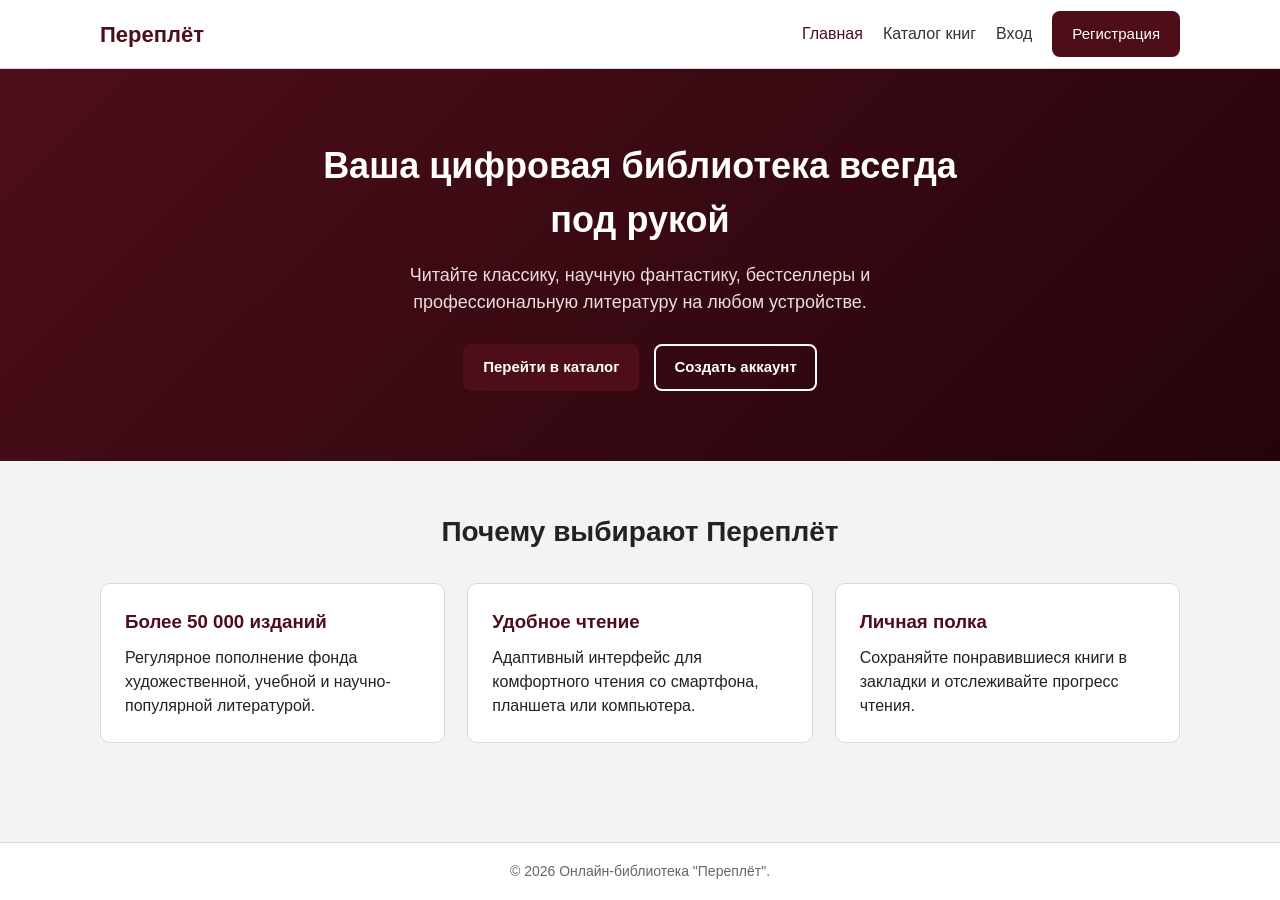
<file: online-library/index.html>
<!DOCTYPE html>
<html lang="ru">
<head>
  <meta charset="UTF-8">
  <meta name="viewport" content="width=device-width, initial-scale=1.0">
  <title>glav</title>
  <link rel="stylesheet" href="styles/style.css">
</head>
<body>
  <header class="top-bar">
    <div class="wrap flex-head">
      <a href="index.html" class="brand">Переплёт</a>
      <nav class="menu">
        <a href="index.html" class="active">Главная</a>
        <a href="pages/catalog.html">Каталог книг</a>
        <a href="pages/login.html">Вход</a>
        <a href="pages/register.html" class="btn green-btn">Регистрация</a>
      </nav>
    </div>
  </header>

  <main>
    <section class="banner">
      <div class="wrap">
        <h1>Ваша цифровая библиотека всегда под рукой</h1>
        <p>Читайте классику, научную фантастику, бестселлеры и профессиональную литературу на любом устройстве.</p>
        <div class="banner-btns">
          <a href="pages/catalog.html" class="btn green-btn">Перейти в каталог</a>
          <a href="pages/register.html" class="btn white-line-btn">Создать аккаунт</a>
        </div>
      </div>
    </section>

    <section class="plus-block wrap">
      <h2>Почему выбирают Переплёт</h2>
      <div class="plus-grid">
        <div class="plus-item">
          <h3>Более 50 000 изданий</h3>
          <p>Регулярное пополнение фонда художественной, учебной и научно-популярной литературой.</p>
        </div>
        <div class="plus-item">
          <h3>Удобное чтение</h3>
          <p>Адаптивный интерфейс для комфортного чтения со смартфона, планшета или компьютера.</p>
        </div>
        <div class="plus-item">
          <h3>Личная полка</h3>
          <p>Сохраняйте понравившиеся книги в закладки и отслеживайте прогресс чтения.</p>
        </div>
      </div>
    </section>
  </main>

  <footer class="bottom-bar">
    <div class="wrap">
      <p>© 2026 Онлайн-библиотека "Переплёт".</p>
    </div>
  </footer>
</body>
</html>
</file>
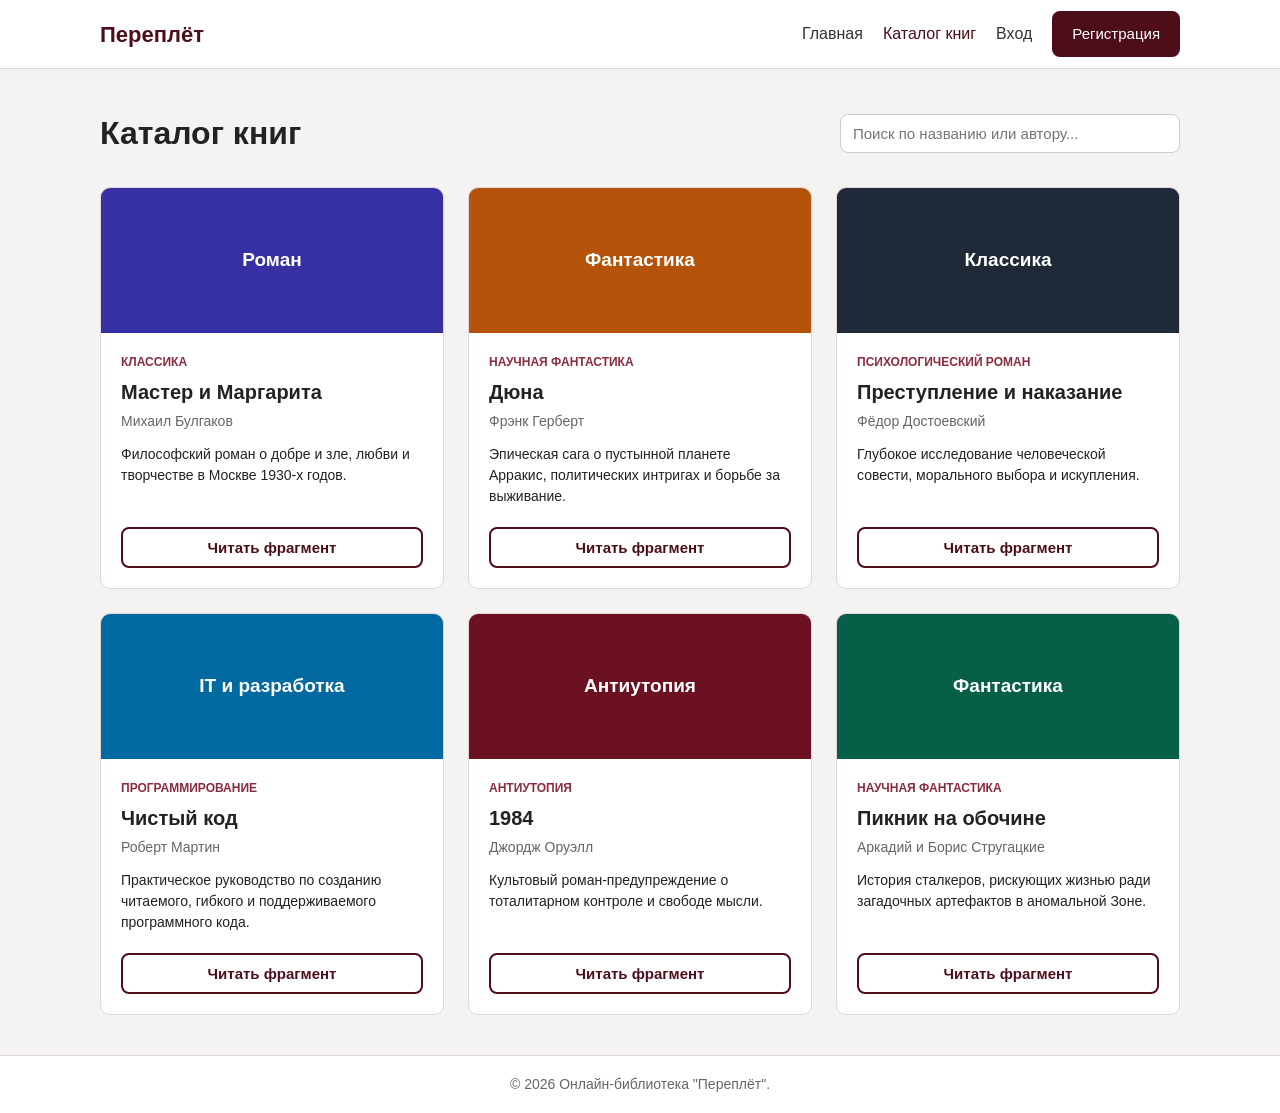
<file: online-library/pages/catalog.html>
<!DOCTYPE html>
<html lang="ru">
<head>
  <meta charset="UTF-8">
  <meta name="viewport" content="width=device-width, initial-scale=1.0">
  <title>catalog</title>
  <link rel="stylesheet" href="../styles/style.css">
</head>
<body>
  <header class="top-bar">
    <div class="wrap flex-head">
      <a href="../index.html" class="brand">Переплёт</a>
      <nav class="menu">
        <a href="../index.html">Главная</a>
        <a href="catalog.html" class="active">Каталог книг</a>
        <a href="login.html">Вход</a>
        <a href="register.html" class="btn green-btn">Регистрация</a>
      </nav>
    </div>
  </header>

  <main class="wrap main-box">
    <div class="cat-head">
      <h1>Каталог книг</h1>
      <div class="search-wrap">
        <input type="text" id="searchInput" class="input-box" placeholder="Поиск по названию или автору..." aria-label="Поиск книг">
      </div>
    </div>

    <div id="catalogGrid" class="books-grid">
      <article class="card" data-title="мастер и маргарита" data-author="михаил булгаков">
        <div class="cover c-purple">Роман</div>
        <div class="card-info">
          <span class="tag">Классика</span>
          <h2>Мастер и Маргарита</h2>
          <p class="author">Михаил Булгаков</p>
          <p class="about">Философский роман о добре и зле, любви и творчестве в Москве 1930-х годов.</p>
          <button type="button" class="btn line-btn full-w">Читать фрагмент</button>
        </div>
      </article>

      <article class="card" data-title="дюна" data-author="фрэнк герберт">
        <div class="cover c-orange">Фантастика</div>
        <div class="card-info">
          <span class="tag">Научная фантастика</span>
          <h2>Дюна</h2>
          <p class="author">Фрэнк Герберт</p>
          <p class="about">Эпическая сага о пустынной планете Арракис, политических интригах и борьбе за выживание.</p>
          <button type="button" class="btn line-btn full-w">Читать фрагмент</button>
        </div>
      </article>

      <article class="card" data-title="преступление и наказание" data-author="федор достоевский">
        <div class="cover c-dark">Классика</div>
        <div class="card-info">
          <span class="tag">Психологический роман</span>
          <h2>Преступление и наказание</h2>
          <p class="author">Фёдор Достоевский</p>
          <p class="about">Глубокое исследование человеческой совести, морального выбора и искупления.</p>
          <button type="button" class="btn line-btn full-w">Читать фрагмент</button>
        </div>
      </article>

      <article class="card" data-title="чистый код" data-author="роберт мартин">
        <div class="cover c-blue">IT и разработка</div>
        <div class="card-info">
          <span class="tag">Программирование</span>
          <h2>Чистый код</h2>
          <p class="author">Роберт Мартин</p>
          <p class="about">Практическое руководство по созданию читаемого, гибкого и поддерживаемого программного кода.</p>
          <button type="button" class="btn line-btn full-w">Читать фрагмент</button>
        </div>
      </article>

      <article class="card" data-title="1984" data-author="джордж оруэлл">
        <div class="cover c-red">Антиутопия</div>
        <div class="card-info">
          <span class="tag">Антиутопия</span>
          <h2>1984</h2>
          <p class="author">Джордж Оруэлл</p>
          <p class="about">Культовый роман-предупреждение о тоталитарном контроле и свободе мысли.</p>
          <button type="button" class="btn line-btn full-w">Читать фрагмент</button>
        </div>
      </article>

      <article class="card" data-title="пикник на обочине" data-author="аркадий и борис стругацкие">
        <div class="cover c-green">Фантастика</div>
        <div class="card-info">
          <span class="tag">Научная фантастика</span>
          <h2>Пикник на обочине</h2>
          <p class="author">Аркадий и Борис Стругацкие</p>
          <p class="about">История сталкеров, рискующих жизнью ради загадочных артефактов в аномальной Зоне.</p>
          <button type="button" class="btn line-btn full-w">Читать фрагмент</button>
        </div>
      </article>
    </div>

    <p id="emptyMessage" class="not-found hide">По вашему запросу книги не найдены.</p>
  </main>

  <footer class="bottom-bar">
    <div class="wrap">
      <p>© 2026 Онлайн-библиотека "Переплёт".</p>
    </div>
  </footer>

  <script src="../scripts/script.js"></script>
</body>
</html>
</file>
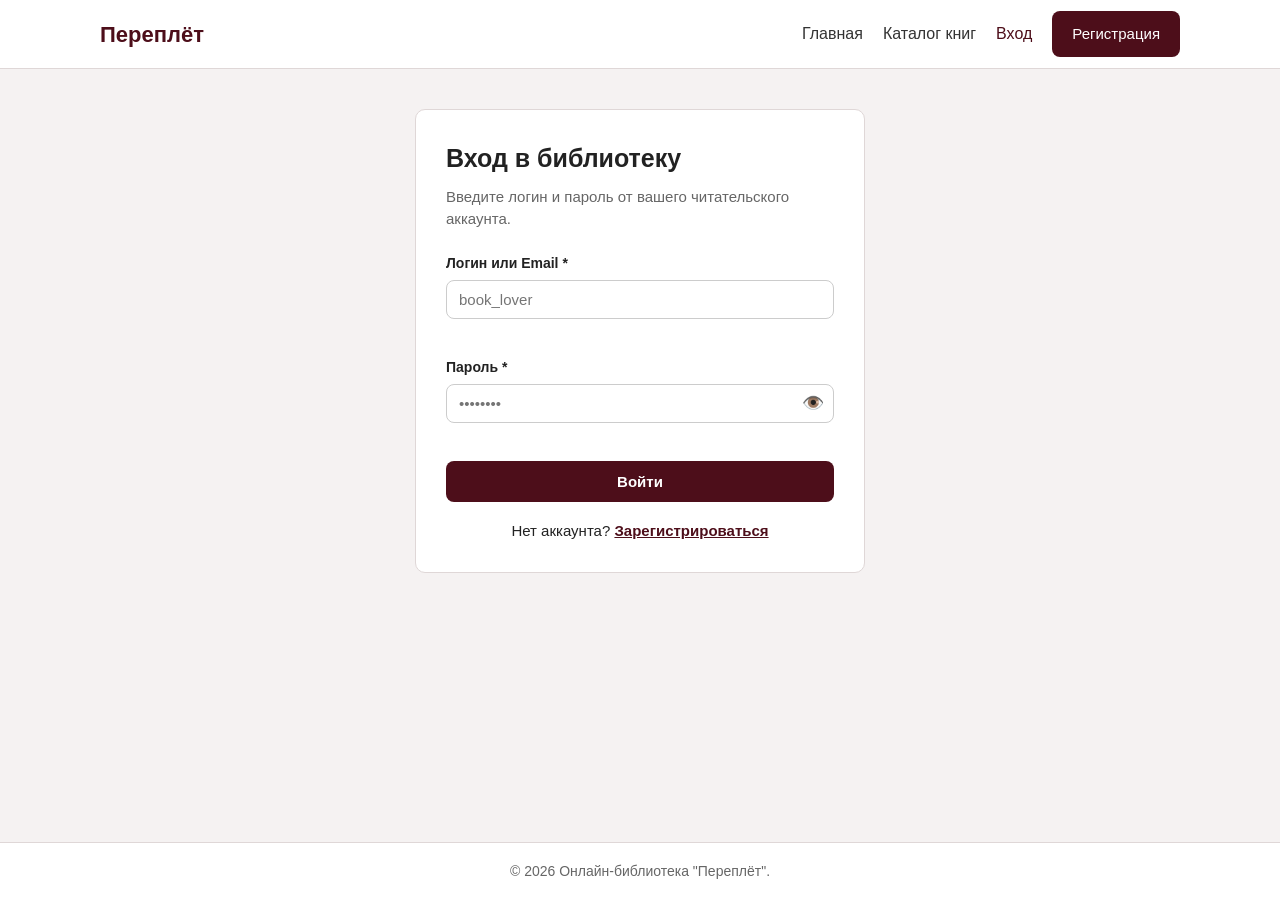
<file: online-library/pages/login.html>
<!DOCTYPE html>
<html lang="ru">
<head>
  <meta charset="UTF-8">
  <meta name="viewport" content="width=device-width, initial-scale=1.0">
  <title>login</title>
  <link rel="stylesheet" href="../styles/style.css">
</head>
<body>
  <header class="top-bar">
    <div class="wrap flex-head">
      <a href="../index.html" class="brand">Переплёт</a>
      <nav class="menu">
        <a href="../index.html">Главная</a>
        <a href="catalog.html">Каталог книг</a>
        <a href="login.html" class="active">Вход</a>
        <a href="register.html" class="btn green-btn">Регистрация</a>
      </nav>
    </div>
  </header>

  <main class="wrap main-box">
    <div class="auth-box">
      <h1>Вход в библиотеку</h1>
      <p class="sub-text">Введите логин и пароль от вашего читательского аккаунта.</p>

      <form id="loginForm" novalidate>
        <div class="field">
          <label for="loginUsername">Логин или Email *</label>
          <input type="text" id="loginUsername" name="loginUsername" class="input-box" placeholder="book_lover">
          <span class="err" id="loginUsernameError"></span>
        </div>

        <div class="field">
          <label for="loginPassword">Пароль *</label>
          <div class="pass-line">
            <input type="password" id="loginPassword" name="loginPassword" class="input-box" placeholder="••••••••">
            <button type="button" class="eye-btn" data-target="loginPassword" aria-label="Показать пароль">👁️</button>
          </div>
          <span class="err" id="loginPasswordError"></span>
        </div>

        <button type="submit" class="btn green-btn full-w">Войти</button>
        <div id="loginSuccess" class="ok-msg hide">
          Авторизация выполнена! Перенаправление в читальный зал...
        </div>
      </form>

      <p class="switch-auth">Нет аккаунта? <a href="register.html">Зарегистрироваться</a></p>
    </div>
  </main>

  <footer class="bottom-bar">
    <div class="wrap">
      <p>© 2026 Онлайн-библиотека "Переплёт".</p>
    </div>
  </footer>

  <script src="../scripts/script.js"></script>
</body>
</html>
</file>
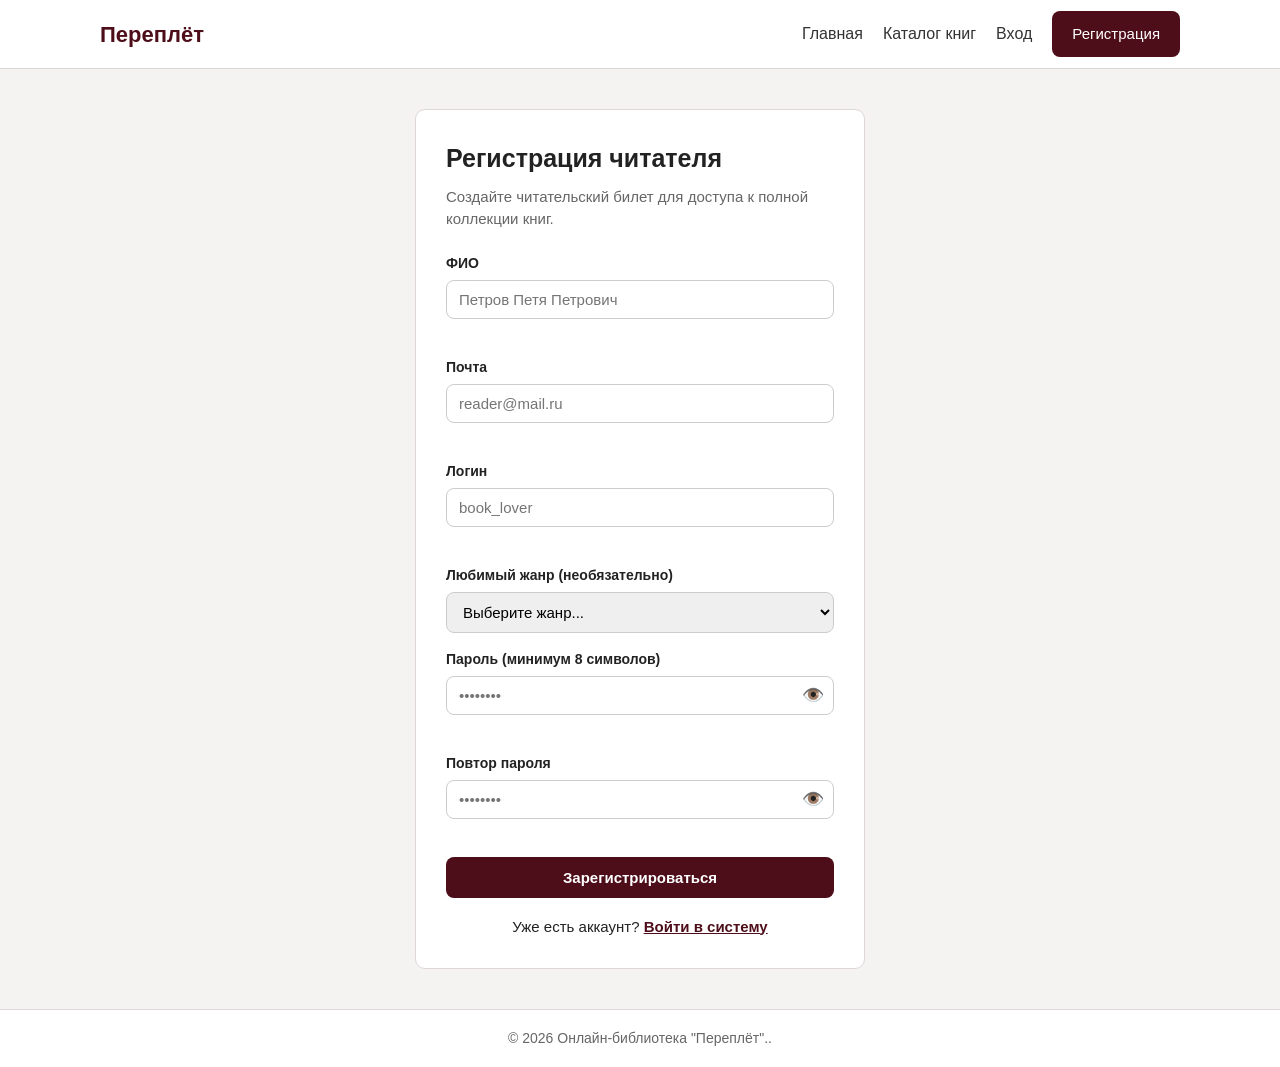
<file: online-library/pages/register.html>
<!DOCTYPE html>
<html lang="ru">
<head>
  <meta charset="UTF-8">
  <meta name="viewport" content="width=device-width, initial-scale=1.0">
  <title>reg</title>
  <link rel="stylesheet" href="../styles/style.css">
</head>
<body>
  <header class="top-bar">
    <div class="wrap flex-head">
      <a href="../index.html" class="brand">Переплёт </a>
      <nav class="menu">
        <a href="../index.html">Главная</a>
        <a href="catalog.html">Каталог книг</a>
        <a href="login.html">Вход</a>
        <a href="register.html" class="btn green-btn">Регистрация</a>
      </nav>
    </div>
  </header>

  <main class="wrap main-box">
    <div class="auth-box">
      <h1>Регистрация читателя</h1>
      <p class="sub-text">Создайте читательский билет для доступа к полной коллекции книг.</p>

      <form id="registerForm" novalidate>
        <div class="field">
          <label for="fullName">ФИО</label>
          <input type="text" id="fullName" name="fullName" class="input-box" placeholder="Петров Петя Петрович">
          <span class="err" id="fullNameError"></span>
        </div>

        <div class="field">
          <label for="email">Почта</label>
          <input type="email" id="email" name="email" class="input-box" placeholder="reader@mail.ru">
          <span class="err" id="emailError"></span>
        </div>

        <div class="field">
          <label for="login">Логин</label>
          <input type="text" id="login" name="login" class="input-box" placeholder="book_lover">
          <span class="err" id="loginError"></span>
        </div>

        <div class="field">
          <label for="genre">Любимый жанр (необязательно)</label>
          <select id="genre" name="genre" class="input-box">
            <option value="">Выберите жанр...</option>
            <option value="classic">Классическая литература</option>
            <option value="scifi">Научная фантастика</option>
            <option value="it">IT и программирование</option>
            <option value="detective">Детективы</option>
          </select>
        </div>

        <div class="field">
          <label for="password">Пароль (минимум 8 символов)</label>
          <div class="pass-line">
            <input type="password" id="password" name="password" class="input-box" placeholder="••••••••">
            <button type="button" class="eye-btn" data-target="password" aria-label="Показать пароль">👁️</button>
          </div>
          <span class="err" id="passwordError"></span>
        </div>

        <div class="field">
          <label for="confirmPassword">Повтор пароля </label>
          <div class="pass-line">
            <input type="password" id="confirmPassword" name="confirmPassword" class="input-box" placeholder="••••••••">
            <button type="button" class="eye-btn" data-target="confirmPassword" aria-label="Показать пароль">👁️</button>
          </div>
          <span class="err" id="confirmPasswordError"></span>
        </div>

        <button type="submit" class="btn green-btn full-w">Зарегистрироваться</button>
        <div id="registerSuccess" class="ok-msg hide">
          Регистрация прошла успешно! Добро пожаловать в «Переплёт».
        </div>
      </form>

      <p class="switch-auth">Уже есть аккаунт? <a href="login.html">Войти в систему</a></p>
    </div>
  </main>

  <footer class="bottom-bar">
    <div class="wrap">
      <p>© 2026 Онлайн-библиотека "Переплёт"..</p>
    </div>
  </footer>

  <script src="../scripts/script.js"></script>
</body>
</html>
</file>
<file: online-library/styles/style.css>
* {
  box-sizing: border-box;
  margin: 0;
  padding: 0;
}

body {
  font-family: "Segoe UI", Tahoma, Geneva, Verdana, sans-serif;
  background-color: #f5f2f2;
  color: #222222;
  line-height: 1.5;
  display: flex;
  flex-direction: column;
  min-height: 100vh;
}

main {
  flex: 1;
}

.wrap {
  width: 100%;
  max-width: 1120px;
  margin: 0 auto;
  padding: 0 20px;
}

/* Шапка сайта */
.top-bar {
  background-color: #ffffff;
  border-bottom: 1px solid #dfd7d7;
  position: sticky;
  top: 0;
  z-index: 10;
}

.flex-head {
  display: flex;
  justify-content: space-between;
  align-items: center;
  min-height: 68px;
  gap: 15px;
}

.brand {
  font-size: 22px;
  font-weight: bold;
  color: #4d0e1a;
  text-decoration: none;
}

.menu {
  display: flex;
  align-items: center;
  gap: 20px;
}

.menu a {
  text-decoration: none;
  color: #333333;
  font-weight: 500;
}

.menu a:hover,
.menu a.active {
  color: #4d0e1a;
}

/* Кнопки */
.btn {
  display: inline-block;
  padding: 10px 18px;
  border-radius: 8px;
  font-size: 15px;
  font-weight: 600;
  text-decoration: none;
  cursor: pointer;
  border: 2px solid transparent;
  text-align: center;
  transition: 0.2s;
}

.green-btn {
  background-color: #4d0e1a;
  color: #ffffff !important;
}

.green-btn:hover {
  background-color: #330810;
}

.line-btn {
  background-color: transparent;
  border-color: #4d0e1a;
  color: #4d0e1a;
}

.line-btn:hover {
  background-color: #4d0e1a;
  color: #ffffff;
}

.white-line-btn {
  border-color: #ffffff;
  color: #ffffff;
}

.white-line-btn:hover {
  background-color: #ffffff;
  color: #4d0e1a;
}

.full-w {
  width: 100%;
}

/* Главная страница */
.banner {
  background: linear-gradient(135deg, #4d0e1a, #24040a);
  color: #ffffff;
  padding: 70px 0;
  text-align: center;
}

.banner h1 {
  font-size: 36px;
  max-width: 700px;
  margin: 0 auto 15px;
}

.banner p {
  font-size: 18px;
  max-width: 580px;
  margin: 0 auto 28px;
  color: #eadcdf;
}

.banner-btns {
  display: flex;
  justify-content: center;
  gap: 15px;
  flex-wrap: wrap;
}

.plus-block {
  padding: 50px 20px;
}

.plus-block h2 {
  text-align: center;
  font-size: 28px;
  margin-bottom: 30px;
}

.plus-grid {
  display: grid;
  grid-template-columns: repeat(3, 1fr);
  gap: 22px;
}

.plus-item {
  background-color: #ffffff;
  padding: 24px;
  border-radius: 10px;
  border: 1px solid #dfd7d7;
}

.plus-item h3 {
  color: #4d0e1a;
  margin-bottom: 10px;
}

/* Каталог книг */
.main-box {
  padding: 40px 20px;
}

.cat-head {
  display: flex;
  justify-content: space-between;
  align-items: center;
  gap: 20px;
  margin-bottom: 30px;
  flex-wrap: wrap;
}

.search-wrap {
  width: 100%;
  max-width: 340px;
}

.books-grid {
  display: grid;
  grid-template-columns: repeat(3, 1fr);
  gap: 24px;
}

.card {
  background-color: #ffffff;
  border: 1px solid #dfd7d7;
  border-radius: 10px;
  overflow: hidden;
  display: flex;
  flex-direction: column;
  transition: transform 0.2s, box-shadow 0.2s;
}

.card:hover {
  transform: translateY(-4px);
  box-shadow: 0 8px 18px rgba(77, 14, 26, 0.16);
}

.cover {
  height: 145px;
  display: flex;
  align-items: center;
  justify-content: center;
  color: #ffffff;
  font-weight: bold;
  font-size: 19px;
}

.c-purple { background-color: #3730a3; }
.c-orange { background-color: #b45309; }
.c-dark   { background-color: #1f2937; }
.c-blue   { background-color: #0369a1; }
.c-red    { background-color: #6b1122; }
.c-green  { background-color: #065f46; }

.card-info {
  padding: 20px;
  display: flex;
  flex-direction: column;
  flex: 1;
}

.tag {
  font-size: 12px;
  font-weight: bold;
  color: #8a2c3e;
  text-transform: uppercase;
  margin-bottom: 6px;
}

.card-info h2 {
  font-size: 20px;
  margin-bottom: 4px;
}

.author {
  font-size: 14px;
  color: #666666;
  margin-bottom: 12px;
}

.about {
  font-size: 14px;
  margin-bottom: 20px;
  flex: 1;
}

/* Формы входа и регистрации */
.auth-box {
  max-width: 450px;
  margin: 0 auto;
  background-color: #ffffff;
  padding: 30px;
  border-radius: 10px;
  border: 1px solid #dfd7d7;
}

.auth-box h1 {
  font-size: 25px;
  margin-bottom: 8px;
}

.sub-text {
  color: #666666;
  font-size: 15px;
  margin-bottom: 22px;
}

.field {
  margin-bottom: 16px;
}

.field label {
  display: block;
  font-weight: 600;
  font-size: 14px;
  margin-bottom: 6px;
}

.input-box {
  width: 100%;
  padding: 10px 12px;
  border: 1px solid #cccccc;
  border-radius: 8px;
  font-size: 15px;
}

.input-box:focus {
  outline: none;
  border-color: #4d0e1a;
}

.input-box.bad-field {
  border-color: #dc2626;
}

.pass-line {
  position: relative;
  display: flex;
  align-items: center;
}

.pass-line .input-box {
  padding-right: 40px;
}

.eye-btn {
  position: absolute;
  right: 10px;
  background: none;
  border: none;
  cursor: pointer;
  font-size: 18px;
}

.err {
  display: block;
  color: #dc2626;
  font-size: 13px;
  margin-top: 4px;
  min-height: 18px;
}

.ok-msg {
  margin-top: 15px;
  padding: 12px;
  background-color: #dcfce7;
  color: #15803d;
  border-radius: 8px;
  font-weight: 600;
  text-align: center;
}

.switch-auth {
  margin-top: 18px;
  text-align: center;
  font-size: 15px;
}

.switch-auth a {
  color: #4d0e1a;
  font-weight: 600;
}

/* Разное */
.hide {
  display: none;
}

.not-found {
  text-align: center;
  padding: 40px 0;
  color: #666666;
  font-size: 18px;
}

/* Подвал */
.bottom-bar {
  background-color: #ffffff;
  border-top: 1px solid #dfd7d7;
  padding: 18px 0;
  text-align: center;
  color: #666666;
  font-size: 14px;
}

/* Адаптив под планшеты и телефоны */
@media (max-width: 900px) {
  .books-grid,
  .plus-grid {
    grid-template-columns: repeat(2, 1fr);
  }
}

@media (max-width: 600px) {
  .flex-head {
    flex-direction: column;
    padding: 12px 20px;
  }

  .menu {
    flex-wrap: wrap;
    justify-content: center;
    gap: 12px;
  }

  .banner h1 {
    font-size: 26px;
  }

  .books-grid,
  .plus-grid {
    grid-template-columns: 1fr;
  }

  .search-wrap {
    max-width: 100%;
  }

  .auth-box {
    padding: 20px;
  }
}
</file>
